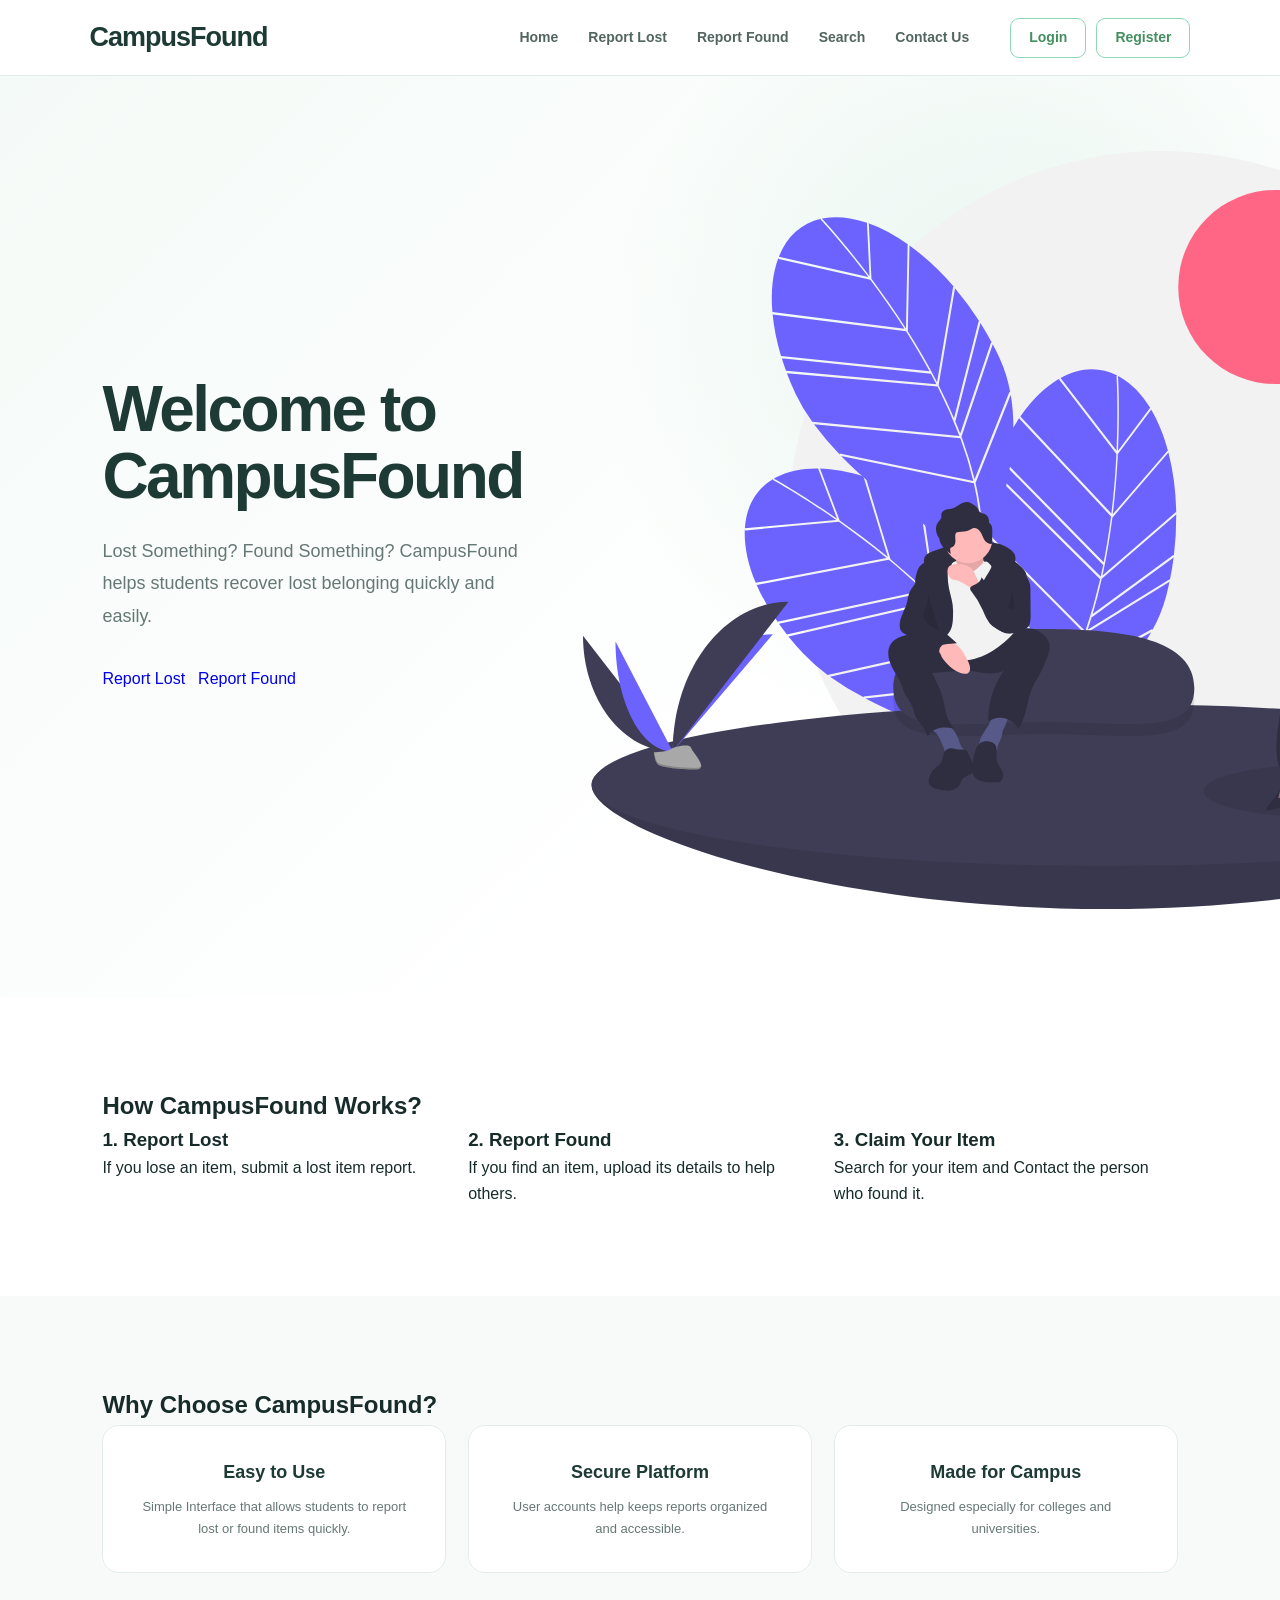
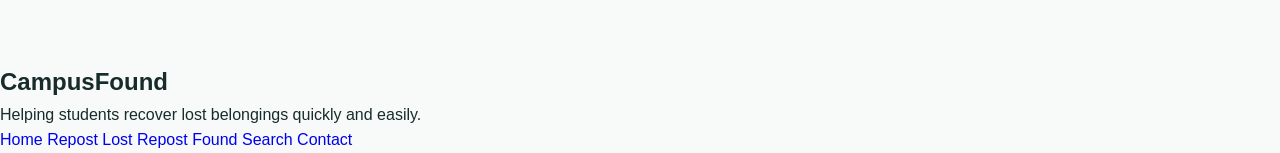
<file: index.html>
<!DOCTYPE html>
<html lang="en">

<head>
    <meta charset="UTF-8">
    <meta name="viewport" content="width=device-width, initial-scale=1.0">
    <title>CampusFound</title>
    <link rel="stylesheet" href="css/home.css">
</head>

<body>
    <header>
        <nav class="navbar">
            <div class="logo">CampusFound</div>
            <div class="menu-toggle" id="menu-toggle">
                ☰
            </div>

            <ul class="nav-links">
                <li><a href="#">Home</a></li>
                <li><a href="pages/report-lost.html">Report Lost</a></li>
                <li><a href="pages/report-found.html">Report Found</a></li>
                <li><a href="pages/search.html">Search</a></li>
                <li><a href="#">Contact Us</a></li>
            </ul>

            <div class="nav-buttons">
                <a href="pages/login.html" class="login-btn">Login</a>
                <a href="pages/register.html" class="register-btn">Register</a>
            </div>
        </nav>
    </header>

    <!-- Hero Section -->
    <section class="hero">
        <div class="hero-content">
            <h1>Welcome to CampusFound</h1>
            <p>
                Lost Something? Found Something?
                CampusFound helps students recover lost belonging quickly and easily.
            </p>

            <div class="hero-buttons">
                <a href="pages/report-lost.html" class="btn btn-lost">Report Lost</a>
                <a href="pages/report-found.html" class="btn btn-found">Report Found</a>
            </div>
        </div>
        <div class="hero-image">
            <img src="images/hero.svg.svg" alt="CampusFound Illustration">
        </div>

    </section>

    <!-- How it Works -->
    <section class="how-it-works">
        <h2>How CampusFound Works?</h2>
        <div class="steps">
            <div class="step-box">
                <h3>1. Report Lost</h3>
                <p>If you lose an item, submit a lost item report.</p>
            </div>
            <div class="step-box">
                <h3>2. Report Found</h3>
                <p>If you find an item, upload its details to help others.</p>
            </div>
            <div class="step-box">
                <h3>3. Claim Your Item</h3>
                <p>Search for your item and Contact the person who found it.</p>
            </div>
        </div>
    </section>

    <!-- WHY CHOOSE CAAMPUSFOUND -->
    <section class="why-choose">
        <h2>Why Choose CampusFound?</h2>
        <div class="choose-container">
            <div class="choose-card">
                <h3>Easy to Use</h3>
                <p>Simple Interface that allows students to report lost or found items quickly.</p>
            </div>
            <div class="choose-card">
                <h3>Secure Platform</h3>
                <p>User accounts help keeps reports organized and accessible.</p>
            </div>
            <div class="choose-card">
                <h3>Made for Campus</h3>
                <p>Designed especially for colleges and universities.</p>
            </div>

        </div>
    </section>

    <footer>
        <h2>CampusFound</h2>
        <p>Helping students recover lost belongings quickly and easily.</p>

        <div class="footer-links">
            <a href="index.html">Home</a>
            <a href="pages/report-lost.html">Repost Lost</a>
            <a href="pages/report-found.html">Repost Found</a>
            <a href="pages/search.html">Search</a>
            <a href="#">Contact</a>
        </div>
    </footer>

    <script>
        const menuToggle = document.getElementById("menu-toggle");
        const navLinks = document.querySelector(".nav-links");
        const navButtons = document.querySelector(".nav-buttons");

        menuToggle.addEventListener("click", () => {
            navLinks.classList.toggle("active");
            navButtons.classList.toggle("active");
        });
    </script>
</body>

</html>
</file>
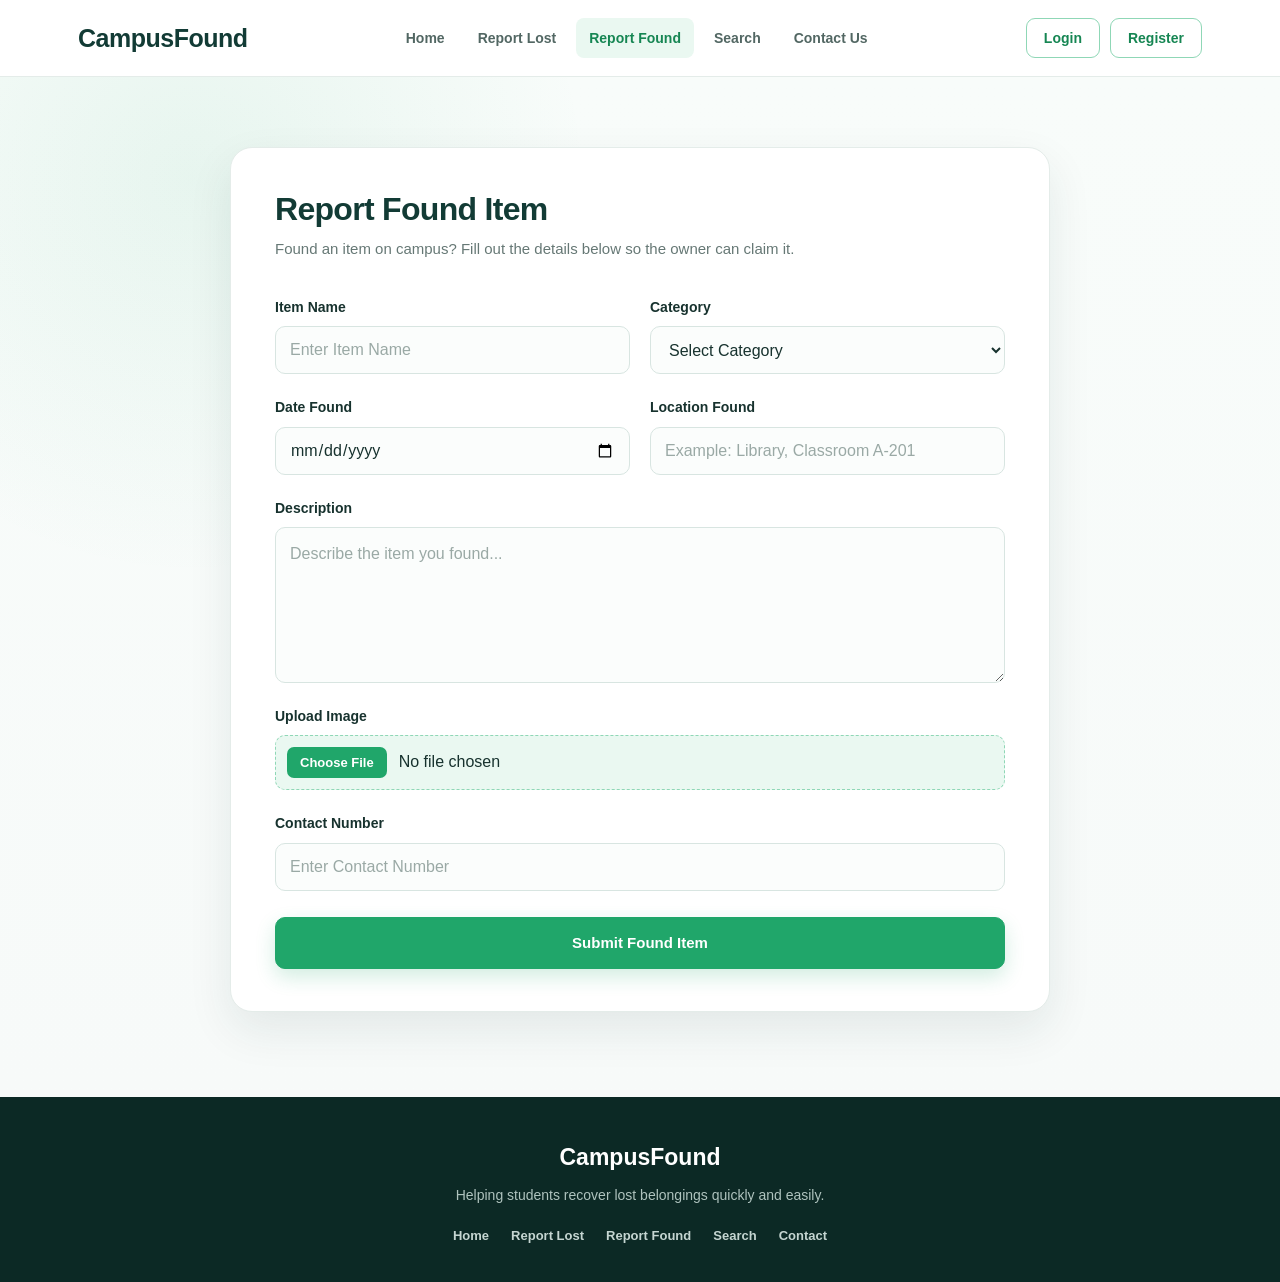
<file: pages/report-found.html>
<!DOCTYPE html>
<html lang="en">

<head>
    <meta charset="UTF-8">
    <meta name="viewport" content="width=device-width, initial-scale=1.0">
    <title>Report Found | CampusFound</title>
    <link rel="stylesheet" href="../css/report-found.css">
</head>

<body>

    <!-- Header -->
    <header>
        <nav class="navbar">

            <div class="logo">
                <a href="../index.html">CampusFound</a>
            </div>

            <div class="menu-toggle" id="menu-toggle">
                ☰
            </div>

            <ul class="nav-links">
                <li><a href="../index.html">Home</a></li>
                <li><a href="report-lost.html">Report Lost</a></li>
                <li><a href="report-found.html" class="active">Report Found</a></li>
                <li><a href="search.html">Search</a></li>
                <li><a href="contact.html">Contact Us</a></li>
            </ul>

            <div class="nav-buttons">
                <a href="login.html" class="login-btn">Login</a>
                <a href="register.html" class="register-btn">Register</a>
            </div>

        </nav>
    </header>

    <!-- Report Lost Section -->

    <section class="report-section">

        <div class="report-card">

            <h1>Report Found Item</h1>
            <p class="subtitle">Found an item on campus? Fill out the details below so the owner can claim it.</p>

            <form action="#" method="post" enctype="multipart/form-data">

                <div class="form-group">
                    <label>Item Name</label>
                    <input type="text" placeholder="Enter Item Name" required>
                </div>

                <div class="form-group">
                    <label>Category</label>

                    <select required>

                        <option value="">Select Category</option>

                        <option>Mobile Phone</option>

                        <option>Laptop</option>

                        <option>ID Card</option>

                        <option>Wallet</option>

                        <option>Bag</option>

                        <option>Books</option>

                        <option>Keys</option>

                        <option>Watch</option>

                        <option>Other</option>
                    </select>
                </div>

                <div class="form-group">
                    <label>Date Found</label>
                    <input type="date" required>
                </div>

                <div class="form-group">
                    <label>Location Found</label>
                    <input type="text" placeholder="Example: Library, Classroom A-201" required>
                </div>

                <div class="form-group">
                    <label>Description</label>
                    <textarea rows="5" placeholder="Describe the item you found..." required></textarea>
                </div>

                <div class="form-group">
                    <label>Upload Image</label>
                    <input type="file" accept="image/*">
                </div>

                <div class="form-group">
                    <label>Contact Number</label>
                    <input type="tel" placeholder="Enter Contact Number" required>
                </div>
                <button type="submit" class="submit-btn">Submit Found Item</button>
            </form>
        </div>

    </section>

    <!-- Footer -->

    <footer>

        <h2>CampusFound</h2>
        <p>
            Helping students recover lost belongings quickly and easily.
        </p>

        <div class="footer-links">
            <a href="../index.html">Home</a>
            <a href="report-lost.html">Report Lost</a>
            <a href="report-found.html">Report Found</a>
            <a href="search.html">Search</a>
            <a href="contact.html">Contact</a>
        </div>
    </footer>

    <!-- Mobile Menu Script -->

    <script>
        const menuToggle = document.getElementById("menu-toggle");
        const navLinks = document.querySelector(".nav-links");
        const navButtons = document.querySelector(".nav-buttons");

        menuToggle.addEventListener("click", () => {

            navLinks.classList.toggle("active");
            navButtons.classList.toggle("active");

        });
    </script>

</body>

</html>
</file>
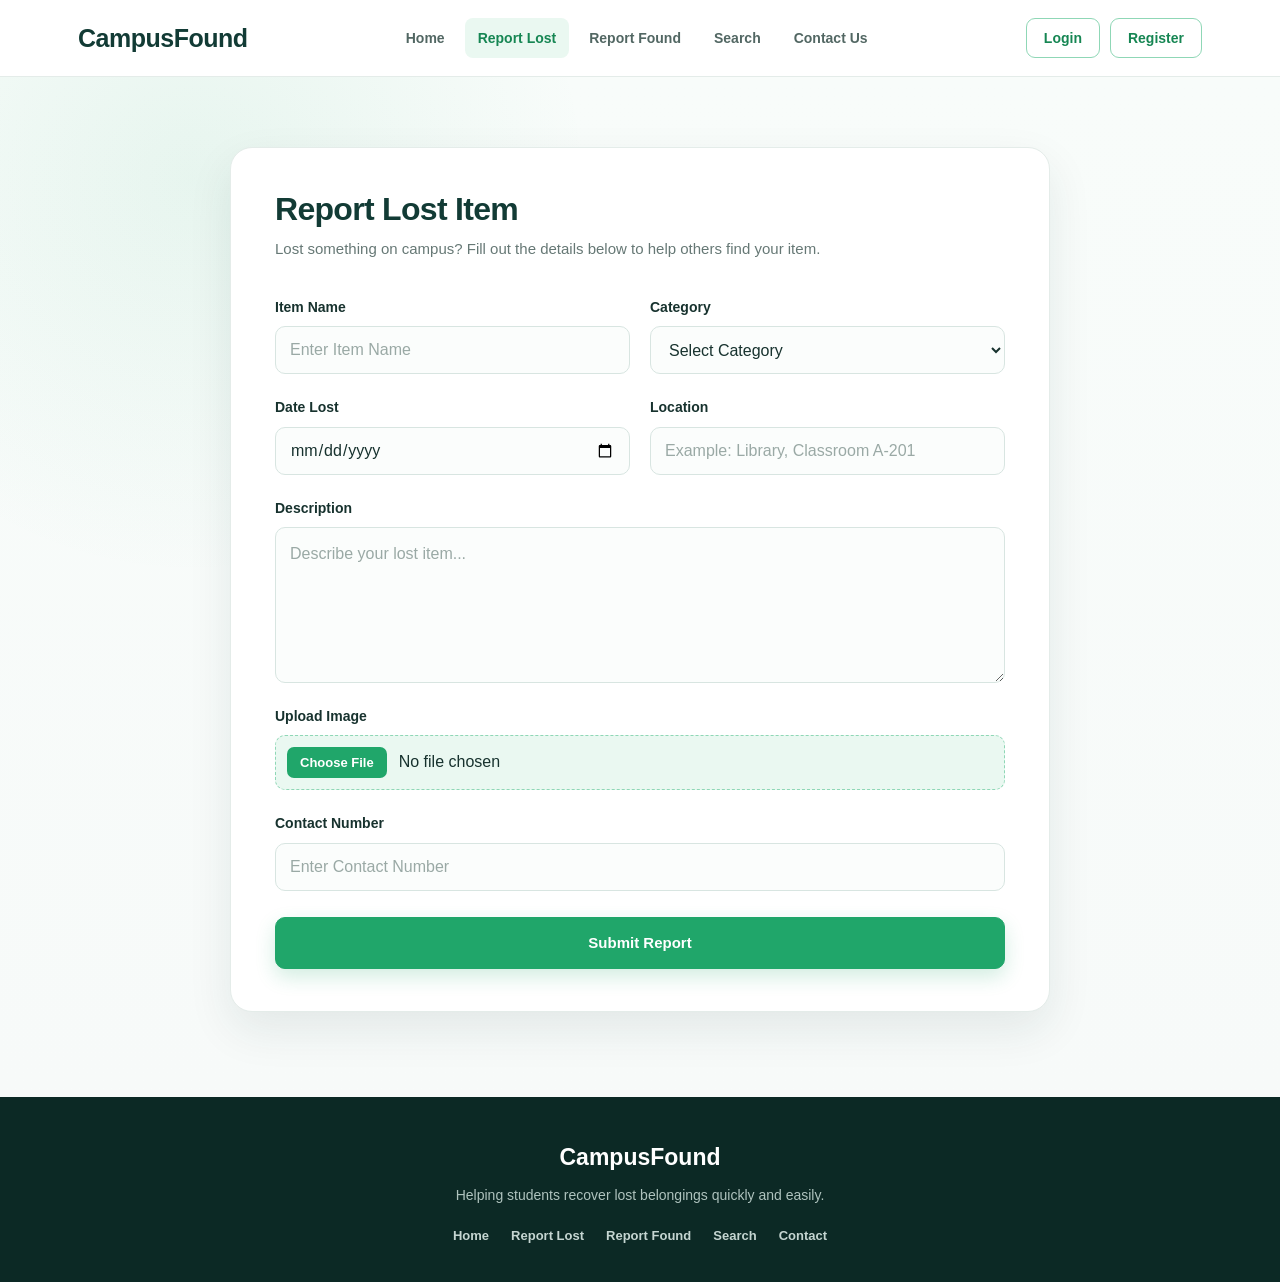
<file: pages/report-lost.html>
<!DOCTYPE html>
<html lang="en">

<head>
    <meta charset="UTF-8">
    <meta name="viewport" content="width=device-width, initial-scale=1.0">
    <title>Report Lost | CampusFound</title>

    <link rel="stylesheet" href="../css/report-lost.css">
</head>

<body>

    <!-- Header -->
    <header>
        <nav class="navbar">

            <div class="logo">
                <a href="../index.html">CampusFound</a>
            </div>

            <div class="menu-toggle" id="menu-toggle">
                ☰
            </div>

            <ul class="nav-links">
                <li><a href="../index.html">Home</a></li>
                <li><a href="report-lost.html" class="active">Report Lost</a></li>
                <li><a href="report-found.html">Report Found</a></li>
                <li><a href="search.html">Search</a></li>
                <li><a href="contact.html">Contact Us</a></li>
            </ul>

            <div class="nav-buttons">
                <a href="login.html" class="login-btn">Login</a>
                <a href="register.html" class="register-btn">Register</a>
            </div>

        </nav>
    </header>

    <!-- Report Lost Section -->

    <section class="report-section">

        <div class="report-card">

            <h1>Report Lost Item</h1>

            <p class="subtitle">
                Lost something on campus? Fill out the details below to help others find your item.
            </p>

            <form action="#" method="post" enctype="multipart/form-data">

                <div class="form-group">
                    <label>Item Name</label>
                    <input type="text" placeholder="Enter Item Name" required>
                </div>

                <div class="form-group">
                    <label>Category</label>

                    <select required>

                        <option value="">Select Category</option>

                        <option>Mobile Phone</option>

                        <option>Laptop</option>

                        <option>ID Card</option>

                        <option>Wallet</option>

                        <option>Bag</option>

                        <option>Books</option>

                        <option>Keys</option>

                        <option>Watch</option>

                        <option>Other</option>
                    </select>
                </div>

                <div class="form-group">
                    <label>Date Lost</label>
                    <input type="date" required>
                </div>

                <div class="form-group">
                    <label>Location</label>
                    <input type="text" placeholder="Example: Library, Classroom A-201" required>
                </div>

                <div class="form-group">
                    <label>Description</label>
                    <textarea rows="5" placeholder="Describe your lost item..." required></textarea>
                </div>

                <div class="form-group">
                    <label>Upload Image</label>
                    <input type="file" accept="image/*">
                </div>

                <div class="form-group">
                    <label>Contact Number</label>
                    <input type="tel" placeholder="Enter Contact Number" required>
                </div>
                <button type="submit" class="submit-btn">Submit Report</button>
            </form>
        </div>

    </section>

    <!-- Footer -->

    <footer>

        <h2>CampusFound</h2>
        <p>
            Helping students recover lost belongings quickly and easily.
        </p>

        <div class="footer-links">
            <a href="../index.html">Home</a>
            <a href="report-lost.html">Report Lost</a>
            <a href="report-found.html">Report Found</a>
            <a href="search.html">Search</a>
            <a href="contact.html">Contact</a>
        </div>
    </footer>

    <!-- Mobile Menu Script -->

    <script>
        const menuToggle = document.getElementById("menu-toggle");
        const navLinks = document.querySelector(".nav-links");
        const navButtons = document.querySelector(".nav-buttons");

        menuToggle.addEventListener("click", () => {

            navLinks.classList.toggle("active");
            navButtons.classList.toggle("active");

        });
    </script>

</body>

</html>
</file>
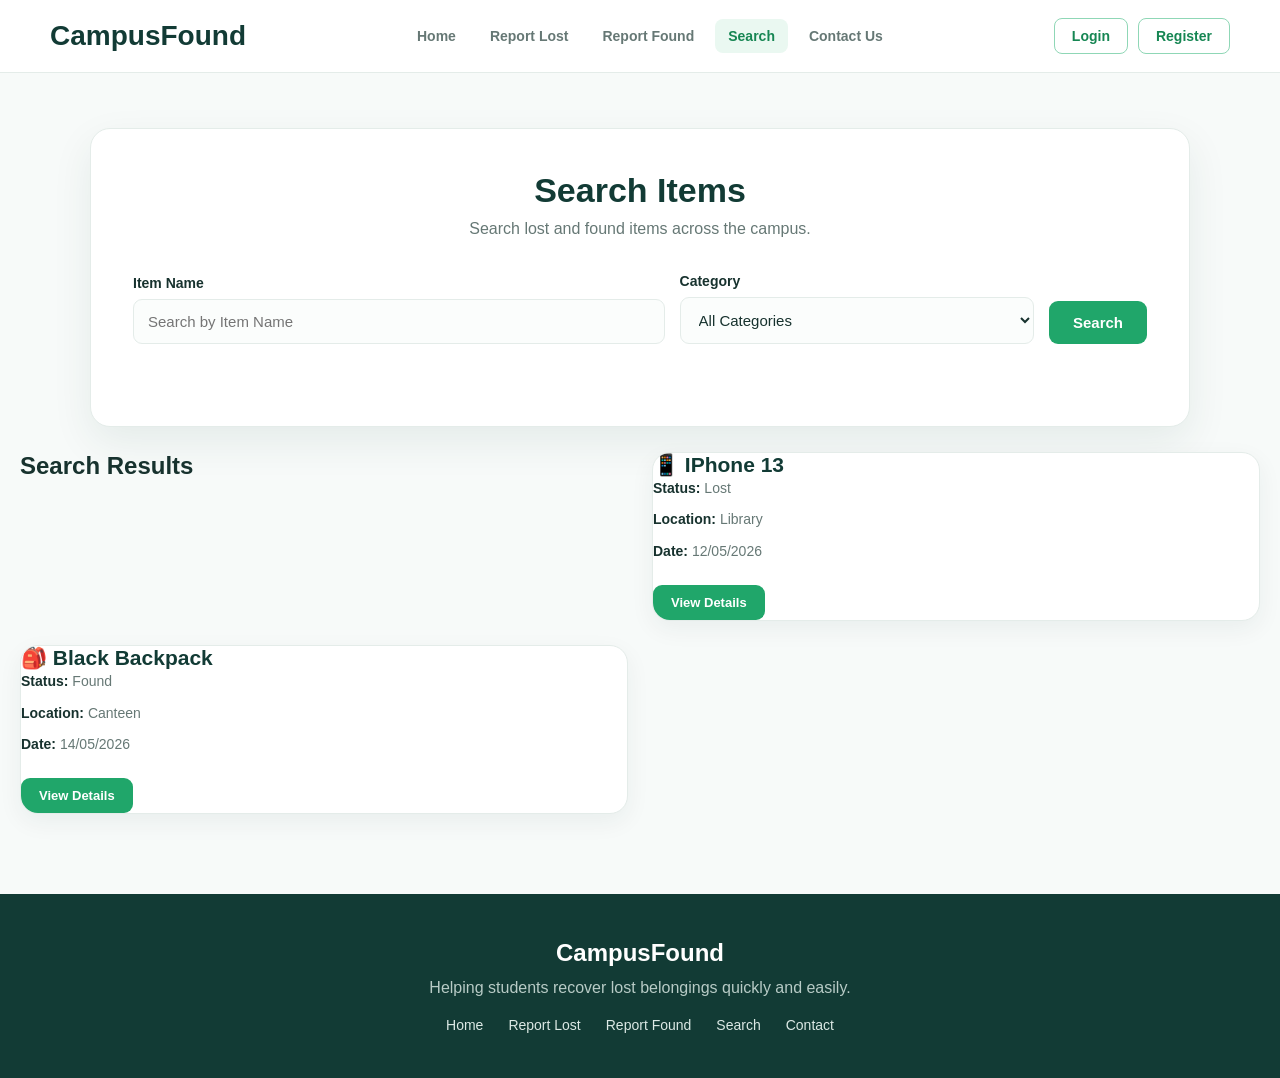
<file: pages/search.html>
<!DOCTYPE html>
<html lang="en">

<head>
    <meta charset="UTF-8">
    <meta name="viewport" content="width=device-width, initial-scale=1.0">
    <title>Search Items | CampusFound</title>
    <link rel="stylesheet" href="../css/search.css">
</head>

<body>

    <!-- Header -->
    <header>
        <nav class="navbar">

            <div class="logo">
                <a href="../index.html">CampusFound</a>
            </div>

            <div class="menu-toggle" id="menu-toggle">
                ☰
            </div>

            <ul class="nav-links">
                <li><a href="../index.html">Home</a></li>
                <li><a href="report-lost.html">Report Lost</a></li>
                <li><a href="report-found.html">Report Found</a></li>
                <li><a href="search.html" class="active">Search</a></li>
                <li><a href="contact.html">Contact Us</a></li>
            </ul>

            <div class="nav-buttons">
                <a href="login.html" class="login-btn">Login</a>
                <a href="register.html" class="register-btn">Register</a>
            </div>

        </nav>
    </header>

    <!-- Report Lost Section -->

    <section class="report-section">

        <div class="report-card">

            <h1>Search Items</h1>
            <p class="subtitle">Search lost and found items across the campus.</p>

            <form>
                <div class="form-group">
                    <label>Item Name</label>
                    <input type="text" placeholder="Search by Item Name">
                </div>

                <div class="form-group">
                    <label>Category</label>
                    <select>
                        <option>All Categories</option>
                        <option>Mobile Phone</option>
                        <option>Laptop</option>
                        <option>ID Card</option>
                        <option>Wallet</option>
                        <option>Bag</option>
                        <option>Books</option>
                        <option>Keys</option>
                        <option>Watch</option>
                        <option>Other</option>
                    </select>
                </div>
                <button type="submit" class="submit-btn">Search</button>
            </form>
    </section>

    <section class="results">

        <h2>Search Results</h2>
        <div class="result-card">

            <h3>📱 iPhone 13</h3>
            <p><strong>Status:</strong> Lost</p>
            <p><strong>Location:</strong> Library</p>
            <p><strong>Date:</strong> 12/05/2026</p>

            <button class="submit-btn">View Details</button>
        </div>

        <div class="result-card">

            <h3>🎒 Black Backpack</h3>
            <p><strong>Status:</strong> Found</p>
            <p><strong>Location:</strong> Canteen</p>
            <p><strong>Date:</strong> 14/05/2026</p>

            <button class="submit-btn">View Details</button>
        </div>
    </section>

    <!-- Footer -->

    <footer>

        <h2>CampusFound</h2>
        <p>
            Helping students recover lost belongings quickly and easily.
        </p>

        <div class="footer-links">
            <a href="../index.html">Home</a>
            <a href="report-lost.html">Report Lost</a>
            <a href="report-found.html">Report Found</a>
            <a href="search.html">Search</a>
            <a href="contact.html">Contact</a>
        </div>
    </footer>

    <!-- Mobile Menu Script -->

    <script>
        const menuToggle = document.getElementById("menu-toggle");
        const navLinks = document.querySelector(".nav-links");
        const navButtons = document.querySelector(".nav-buttons");

        menuToggle.addEventListener("click", () => {

            navLinks.classList.toggle("active");
            navButtons.classList.toggle("active");

        });
    </script>

</body>

</html>
</file>
<file: css/home.css>
/* CAMPUSFOUND */
* {
    margin: 0;
    padding: 0;
    box-sizing: border-box;
}

html {
    scroll-behavior: smooth;
}

body {
    font-family: "Segoe UI", Arial, sans-serif;
    background: #f7faf9;
    color: #172c2a;
    line-height: 1.6;
}

a {
    text-decoration: none;
}

button,
input {
    font-family: inherit;
}


/*----COLORS----*/

:root {
    --green: #50A46F;
    --green-dark: #438F60;
    --green-light: #EDF8F1;

    --navy: #1E3A35;
    --navy-dark: #142D29;

    --text: #17322e;
    --text-light: #667875;

    --white: #ffffff;
    --background: #f7faf9;
    --border: #e4ece9;

    --red: #e05252;
    --red-light: #fff0f0;

    --shadow: 0 15px 40px rgba(18, 59, 53, 0.08);
}


/*----NAVBAR---- */

.site-header {
    position: relative;
    z-index: 1000;
}

.navbar {
    width: 100%;
    min-height: 76px;

    padding: 0 7%;

    display: flex;
    align-items: center;
    justify-content: space-between;

    background: rgba(255, 255, 255, 0.97);

    border-bottom: 1px solid var(--border);

    position: sticky;
    top: 0;
}


/* Logo */

.logo {
    color: var(--navy);

    font-size: 27px;
    font-weight: 800;

    letter-spacing: -1px;

    white-space: nowrap;
}

.logo span {
    color: var(--green);
}


/* Navigation */

.nav-links {
    display: flex;
    align-items: center;

    gap: 4px;

    list-style: none;

    margin-left: auto;
    margin-right: 28px;
}

.nav-links a {
    display: block;

    padding: 9px 13px;

    color: #536560;

    font-size: 14px;
    font-weight: 600;

    border-radius: 8px;

    transition: 0.25s ease;
}

.nav-links a:hover,
.nav-links a.active {
    color: var(--green-dark);
    background: var(--green-light);
}


/* Login/Register */

.nav-buttons {
    display: flex;
    align-items: center;
    gap: 10px;
}

.login-btn,
.register-btn {
    display: inline-flex;
    align-items: center;
    justify-content: center;

    min-height: 40px;

    padding: 0 18px;

    border-radius: 9px;

    font-size: 14px;
    font-weight: 700;

    transition: 0.25s ease;
}

.login-btn {
    color: var(--green-dark);

    background: white;

    border: 1px solid #8fd7b6;
}

.login-btn:hover {
    background: var(--green-light);
}

.register-btn {
    color: var(--green-dark);
    background: white;
    border: 1px solid #8fd7b6;
}

.register-btn:hover {
    background: var(--green-light);
    color: var(--green-dark);
    border-color: #8fd7b6;
}


/* Mobile menu button */

.menu-toggle {
    display: none;

    border: 0;
    background: transparent;

    color: var(--navy);

    font-size: 27px;

    cursor: pointer;
}


/*HERO */

.hero {
    min-height: 610px;

    padding: 75px 8% 80px;

    display: flex;
    align-items: center;
    justify-content: space-between;

    gap: 60px;

    background:
        radial-gradient(circle at 80% 30%,
            rgba(32, 166, 106, 0.10),
            transparent 35%),
        linear-gradient(135deg,
            #f4faf7 0%,
            #ffffff 65%);

    overflow: hidden;
}

.hero-content {
    flex: 1;

    max-width: 610px;

    position: relative;
    z-index: 2;
}


/* Badge */

.hero-badge {
    display: inline-flex;
    align-items: center;

    padding: 7px 13px;

    margin-bottom: 22px;

    background: var(--green-light);

    color: var(--green-dark);

    border: 1px solid #ccebdd;

    border-radius: 30px;

    font-size: 13px;
    font-weight: 700;
}


/* Heading */

.hero h1 {
    color: var(--navy);

    font-size: clamp(42px, 5vw, 64px);

    line-height: 1.05;

    letter-spacing: -2.5px;

    margin-bottom: 25px;
}

.hero h1 span {
    display: block;

    color: var(--green);
}


/* Description */

.hero p {
    max-width: 560px;

    color: var(--text-light);

    font-size: 18px;

    line-height: 1.8;

    margin-bottom: 34px;
}


/* Hero buttons */

.hero-buttons {
    display: flex;
    align-items: center;

    gap: 13px;

    flex-wrap: wrap;
}

.primary-btn,
.secondary-btn {
    min-height: 50px;

    padding: 0 21px;

    display: inline-flex;
    align-items: center;
    justify-content: center;

    border-radius: 10px;

    font-size: 14px;
    font-weight: 700;

    transition: 0.25s ease;
}

.primary-btn {
    gap: 13px;

    color: white;

    background: var(--green);

    box-shadow: 0 10px 22px rgba(32, 166, 106, 0.22);
}

.primary-btn:hover {
    background: var(--green-dark);

    transform: translateY(-2px);
}

.primary-btn span {
    font-size: 18px;
}

.secondary-btn span {
    font-size: 18px;
    margin-left: 13px;
}

.secondary-btn {
    color: white;
    background: var(--green);
    border: 1px solid var(--green);
}

.secondary-btn:hover {
    background: var(--green-dark);
    border-color: var(--green-dark);
    color: white;
    transform: translateY(-2px);
}


/* Trust row */

.hero-trust {
    display: flex;
    align-items: center;

    gap: 18px;

    margin-top: 35px;
}

.trust-item {
    display: flex;
    flex-direction: column;
}

.trust-item strong {
    color: var(--navy);

    font-size: 14px;
}

.trust-item span {
    color: #82908d;

    font-size: 11px;
}

.trust-divider {
    width: 1px;
    height: 28px;

    background: #dce6e3;
}


/*HERO VISUAL*/

.hero-visual {
    flex: 1;

    max-width: 570px;
    min-height: 480px;

    display: flex;
    align-items: center;
    justify-content: center;

    position: relative;
}

.hero-visual>img {
    width: 80%;
    max-width: 400px;

    position: relative;
    z-index: 2;

    filter: drop-shadow(0 25px 25px rgba(18, 59, 53, 0.10));
}


/* Background circles */

.hero-circle {
    position: absolute;

    border-radius: 50%;

    z-index: 0;
}

.circle-one {
    width: 360px;
    height: 360px;

    background: #e4f6ed;

    top: 50px;
    right: 70px;
}

.circle-two {
    width: 170px;
    height: 170px;

    border: 25px solid #f0faf5;

    bottom: 35px;
    left: 60px;
}


/* Top floating card */

.hero-card {
    position: absolute;

    top: 30px;
    right: 0;

    display: flex;
    align-items: center;

    gap: 12px;

    padding: 13px 17px;

    background: white;

    border: 1px solid #e6efec;

    border-radius: 13px;

    box-shadow: var(--shadow);

    z-index: 5;
}

.hero-card-icon {
    width: 38px;
    height: 38px;

    display: flex;
    align-items: center;
    justify-content: center;

    background: var(--green-light);

    border-radius: 10px;

    font-size: 17px;
}

.hero-card div {
    display: flex;
    flex-direction: column;
}

.hero-card span {
    color: #7a8986;

    font-size: 10px;
}

.hero-card strong {
    color: var(--navy);

    font-size: 13px;
}


/* Floating item cards */

.floating-card {
    position: absolute;

    display: flex;
    align-items: center;

    gap: 10px;

    padding: 12px 15px;

    background: white;

    border: 1px solid #e5ecea;

    border-radius: 12px;

    box-shadow: var(--shadow);

    z-index: 5;
}

.floating-card-one {
    bottom: 55px;
    left: 5px;
}

.floating-card-two {
    bottom: 15px;
    right: 5px;
}

.floating-icon {
    width: 34px;
    height: 34px;

    display: flex;
    align-items: center;
    justify-content: center;

    border-radius: 9px;

    font-weight: 800;
}

.green-icon {
    background: var(--green-light);
    color: var(--green-dark);
}

.red-icon {
    background: var(--red-light);
    color: var(--red);
}

.floating-card div {
    display: flex;
    flex-direction: column;
}

.floating-card strong {
    color: var(--navy);

    font-size: 12px;
}

.floating-card small {
    color: #87938f;

    font-size: 9px;
}


/*SEARCH SECTION */

.search-section {
    padding: 28px 8% 30px;

    background: white;
}

.search-container {
    max-width: 1150px;

    margin: auto;

    padding: 27px 30px;

    display: flex;
    align-items: center;
    justify-content: space-between;

    gap: 30px;

    background: var(--navy);

    border-radius: 18px;

    box-shadow: 0 15px 35px rgba(18, 59, 53, 0.14);
}

.search-text {
    color: white;
}

.search-text .section-label {
    color: #7ce2ad;
}

.search-text h2 {
    margin-top: 5px;

    font-size: 23px;

    line-height: 1.2;
}

.search-text p {
    margin-top: 5px;

    color: #b9cbc6;

    font-size: 13px;
}


/* Search box */

.search-box {
    min-width: 390px;

    min-height: 54px;

    padding: 0 13px 0 18px;

    display: flex;
    align-items: center;

    gap: 13px;

    background: white;

    border-radius: 11px;

    transition: 0.25s ease;
}

.search-box:hover {
    transform: translateY(-2px);

    box-shadow: 0 8px 20px rgba(0, 0, 0, 0.12);
}

.search-icon {
    color: var(--green);

    font-size: 25px;
}

.search-placeholder {
    flex: 1;

    color: #8a9894;

    font-size: 13px;
}

.search-arrow {
    width: 34px;
    height: 34px;

    display: flex;
    align-items: center;
    justify-content: center;

    color: white;

    background: var(--green);

    border-radius: 8px;

    font-size: 17px;
}


/*SECTION COMMON */

.section-heading {
    max-width: 650px;

    margin: 0 auto 50px;

    text-align: center;
}

.section-label {
    display: inline-block;

    color: var(--green-dark);

    font-size: 11px;
    font-weight: 800;

    letter-spacing: 1.5px;
}

.section-heading h2 {
    margin-top: 8px;

    color: var(--navy);

    font-size: 38px;

    line-height: 1.2;

    letter-spacing: -1px;
}

.section-heading p {
    margin-top: 13px;

    color: var(--text-light);

    font-size: 15px;
}


/*HOW IT WORKS */

.how-it-works {
    padding: 90px 8%;

    background: white;
}

.steps {
    max-width: 1150px;

    margin: auto;

    display: grid;

    grid-template-columns: repeat(3, 1fr);

    gap: 22px;
}

.step-card {
    padding: 30px;

    background: #f8fbfa;

    border: 1px solid var(--border);

    border-radius: 17px;

    position: relative;

    transition: 0.3s ease;
}

.step-card:hover {
    transform: translateY(-6px);

    box-shadow: var(--shadow);

    border-color: #cce8da;
}

.featured-step {
    background: #f8fbfa;
    border-color: var(--border);
}

.step-number {
    position: absolute;

    top: 22px;
    right: 25px;

    color: #b9c7c3;

    font-size: 11px;
    font-weight: 800;
}

.featured-step .step-number {
    color: #6d8c85;
}

.step-icon {
    width: 52px;
    height: 52px;

    display: flex;
    align-items: center;
    justify-content: center;

    margin-bottom: 25px;

    background: var(--green-light);

    border-radius: 13px;

    font-size: 22px;
}

.featured-step .step-icon {
    background: var(--green-light);
}

.step-card h3 {
    margin-bottom: 10px;

    color: var(--navy);

    font-size: 20px;
}

.featured-step h3 {
    color: var(--navy);
}

.step-card p {
    margin-bottom: 22px;

    color: var(--text-light);

    font-size: 13px;

    line-height: 1.7;
}

.featured-step p {
    color: var(--text-light);
}

.step-card a {
    color: var(--green-dark);

    font-size: 12px;
    font-weight: 800;
}

.featured-step a {
    color: var(--green-dark);
}


/*WHY CHOOSE*/

.why-choose {
    padding: 90px 8%;

    background: #f7faf9;
}

.choose-container {
    max-width: 1100px;

    margin: auto;

    display: grid;

    grid-template-columns: repeat(3, 1fr);

    gap: 22px;
}

.choose-card {
    padding: 32px;

    background: white;

    border: 1px solid var(--border);

    border-radius: 17px;

    text-align: center;

    transition: 0.3s ease;
}

.choose-card:hover {
    transform: translateY(-5px);

    box-shadow: var(--shadow);

    border-color: #cce8da;
}

.choose-icon {
    width: 56px;
    height: 56px;

    margin: 0 auto 20px;

    display: flex;
    align-items: center;
    justify-content: center;

    background: var(--green-light);

    border-radius: 15px;

    font-size: 22px;
}

.choose-card h3 {
    margin-bottom: 10px;

    color: var(--navy);

    font-size: 18px;
}

.choose-card p {
    color: var(--text-light);

    font-size: 13px;

    line-height: 1.7;
}


/*----STATS----*/

.stats-section {
    padding: 55px 8%;

    background: white;

    border-top: 1px solid var(--border);
    border-bottom: 1px solid var(--border);
}

.stats-container {
    max-width: 1100px;

    margin: auto;

    display: grid;

    grid-template-columns: repeat(4, 1fr);
}

.stat-item {
    padding: 10px 20px;

    display: flex;
    flex-direction: column;
    align-items: center;

    border-right: 1px solid var(--border);

    text-align: center;
}

.stat-item:last-child {
    border-right: none;
}

.stat-item strong {
    color: var(--green);

    font-size: 28px;
    font-weight: 800;
}

.stat-item span {
    color: var(--text-light);

    font-size: 11px;
}


/*----FOOTER----*/

.site-footer {
    padding: 65px 8% 0;

    background: var(--navy);

    color: white;
}

.footer-container {
    max-width: 1150px;

    margin: auto;

    display: grid;

    grid-template-columns: 1.4fr 1fr 1fr 1.3fr;

    gap: 45px;

    padding-bottom: 50px;
}

.footer-logo {
    color: white;

    font-size: 25px;
    font-weight: 800;

    letter-spacing: -1px;
}

.footer-logo span {
    color: #55d594;
}

.footer-brand p {
    max-width: 270px;

    margin-top: 15px;

    color: #a8bbb6;

    font-size: 13px;

    line-height: 1.7;
}

.footer-links-group {
    display: flex;
    flex-direction: column;

    gap: 9px;
}

.footer-links-group h3,
.footer-description h3 {
    margin-bottom: 8px;

    color: white;

    font-size: 14px;
}

.footer-links-group a {
    color: #a8bbb6;

    font-size: 12px;

    transition: 0.2s ease;
}

.footer-links-group a:hover {
    color: #64dfa0;
}

.footer-description p {
    color: #a8bbb6;

    font-size: 12px;

    line-height: 1.7;
}

.footer-bottom {
    max-width: 1150px;

    margin: auto;

    padding: 18px 0;

    display: flex;
    align-items: center;
    justify-content: space-between;

    border-top: 1px solid rgba(255, 255, 255, 0.10);
}

.footer-bottom p {
    color: #819590;

    font-size: 11px;
}

.footer-bottom a {
    color: #819590;

    font-size: 11px;
}

.footer-bottom a:hover {
    color: #64dfa0;
}


/*-----TABLET-----*/

@media (max-width: 1000px) {

    .navbar {
        padding: 0 4%;
    }

    .nav-links {
        margin-right: 10px;
    }

    .nav-links a {
        padding: 8px 8px;

        font-size: 13px;
    }

    .hero {
        padding-left: 5%;
        padding-right: 5%;

        gap: 25px;
    }

    .hero-visual {
        max-width: 480px;
    }

    .search-container {
        flex-direction: column;
        align-items: stretch;
    }

    .search-box {
        min-width: 100%;
    }

    .steps,
    .choose-container {
        grid-template-columns: repeat(2, 1fr);
    }

    .stats-container {
        grid-template-columns: repeat(2, 1fr);
    }

    .stat-item:nth-child(2) {
        border-right: none;
    }

    .stat-item {
        margin-bottom: 25px;
    }

    .footer-container {
        grid-template-columns: repeat(2, 1fr);
    }
}


/*----MOBILE---- */

@media (max-width: 768px) {

    .navbar {
        min-height: 70px;

        padding: 0 5%;

        flex-wrap: wrap;
    }

    .menu-toggle {
        display: block;
    }

    .nav-links {
        display: none;

        width: 100%;

        margin: 15px 0 0;

        padding-bottom: 10px;

        flex-direction: column;

        gap: 3px;

        text-align: center;
    }

    .nav-links.active {
        display: flex;
    }

    .nav-links li {
        width: 100%;
    }

    .nav-links a {
        width: 100%;

        padding: 11px;
    }

    .nav-buttons {
        display: none;

        width: 100%;

        padding-bottom: 15px;

        flex-direction: column;

        margin-top: 5px;

        gap: 8px;
    }

    .nav-buttons.active {
        display: flex;
    }

    .login-btn,
    .register-btn {
        width: 100%;
    }


    /* Hero */

    .hero {
        min-height: auto;

        padding: 55px 5% 60px;

        flex-direction: column;

        text-align: center;

        gap: 25px;
    }

    .hero-content {
        max-width: 100%;

        display: flex;
        flex-direction: column;
        align-items: center;
    }

    .hero h1 {
        font-size: 42px;

        letter-spacing: -1.5px;
    }

    .hero p {
        font-size: 16px;

        line-height: 1.7;
    }

    .hero-buttons {
        justify-content: center;
    }

    .hero-trust {
        justify-content: center;
    }

    .hero-visual {
        width: 100%;

        min-height: 390px;
    }

    .hero-visual>img {
        width: 72%;
    }

    .circle-one {
        width: 280px;
        height: 280px;

        right: 50%;
        transform: translateX(50%);
    }

    .hero-card {
        top: 5px;
        right: 2%;
    }

    .floating-card-one {
        bottom: 35px;
        left: 0;
    }

    .floating-card-two {
        bottom: 5px;
        right: 0;
    }


    /* Search */

    .search-section {
        padding: 20px 5% 25px;
    }

    .search-container {
        padding: 25px 20px;

        border-radius: 15px;
    }

    .search-box {
        min-height: 50px;
    }


    /* Sections */

    .how-it-works,
    .why-choose {
        padding: 70px 5%;
    }

    .section-heading {
        margin-bottom: 35px;
    }

    .section-heading h2 {
        font-size: 31px;
    }

    .steps,
    .choose-container {
        grid-template-columns: 1fr;
    }

    .step-card,
    .choose-card {
        width: 100%;
    }


    /* Stats */

    .stats-section {
        padding: 45px 5%;
    }

    .stats-container {
        grid-template-columns: repeat(2, 1fr);
    }

    .stat-item {
        border-right: 1px solid var(--border);
    }

    .stat-item:nth-child(2),
    .stat-item:nth-child(4) {
        border-right: none;
    }


    /* Footer */

    .site-footer {
        padding: 50px 5% 0;
    }

    .footer-container {
        grid-template-columns: 1fr 1fr;

        gap: 35px;
    }

    .footer-brand,
    .footer-description {
        grid-column: 1 / -1;
    }

    .footer-bottom {
        flex-direction: column;

        gap: 8px;

        text-align: center;
    }

    .recent-items .recent-items-grid {
        grid-template-columns: 1fr;
        gap: 20px;
    }

    .recent-items .recent-item-card {
        width: 100%;
    }

    .recent-items .recent-item-image {
        height: 220px;
    }
}

/* RECENT LOST & FOUND */

.recent-items {
    padding: 80px 8%;
    background: #f5f7f8;
}

.recent-items-grid {
    max-width: 1200px;
    margin: 45px auto 0;
    display: grid;
    grid-template-columns: repeat(3, 1fr);
    gap: 28px;
}

.recent-item-card {
    background: #ffffff;
    border: 1px solid #e2e8e5;
    border-radius: 18px;
    overflow: hidden;
    box-shadow: 0 8px 25px rgba(0, 0, 0, 0.08);
    transition: 0.3s;
}

.recent-item-card:hover {
    transform: translateY(-6px);
    box-shadow: 0 14px 35px rgba(0, 0, 0, 0.12);
}

.recent-item-image {
    width: 100%;
    height: 240px;
    background: #eef3f0;
    display: flex;
    align-items: center;
    justify-content: center;
    overflow: hidden;
}

.recent-item-image img {
    width: 100%;
    height: 100%;
    object-fit: contain;
    padding: 12px;
}

.recent-no-image {
    color: #777;
    font-size: 15px;
}

.recent-item-content {
    padding: 22px;
}

.recent-item-top {
    display: flex;
    justify-content: space-between;
    align-items: center;
    gap: 15px;
    margin-bottom: 18px;
}

.recent-item-top h3 {
    margin: 0;
    font-size: 22px;
    color: #1f2933;
}

.recent-status {
    padding: 6px 12px;
    border-radius: 20px;
    font-size: 13px;
    font-weight: 700;
}

.recent-status.lost {
    background: #fde8e7;
    color: #c2413b;
}

.recent-status.found {
    background: #e4f5ea;
    color: #287a4b;
}

.recent-item-content p {
    margin: 10px 0;
    color: #667085;
    font-size: 15px;
}

.recent-item-content p strong {
    color: #344054;
}

.recent-view-btn {
    display: inline-block;
    margin-top: 18px;
    padding: 10px 18px;
    border-radius: 8px;
    background: #2e7d32;
    color: white;
    text-decoration: none;
    font-weight: 600;
    transition: 0.3s;
}

.recent-view-btn:hover {
    background: #256428;
}

.recent-items-action {
    text-align: center;
    margin-top: 40px;
}

.recent-all-btn {
    display: inline-block;
    padding: 13px 24px;
    border: 1px solid #2e7d32;
    border-radius: 9px;
    color: #2e7d32;
    text-decoration: none;
    font-weight: 700;
    transition: 0.3s;
}

.recent-all-btn:hover {
    background: #e4f5ea;
}

/*----RESPONSIVE DESIGN----*/

@media (max-width: 480px) {

    .logo {
        font-size: 23px;
    }

    .hero {
        padding-top: 45px;
    }

    .hero h1 {
        font-size: 35px;
    }

    .hero-badge {
        font-size: 11px;
    }

    .hero p {
        font-size: 15px;
    }

    .hero-buttons {
        width: 100%;

        flex-direction: column;
    }

    .primary-btn,
    .secondary-btn {
        width: 100%;
    }

    .hero-trust {
        gap: 10px;
    }

    .trust-divider {
        height: 22px;
    }

    .hero-visual {
        min-height: 330px;
    }

    .hero-visual>img {
        width: 78%;
    }

    .hero-card {
        padding: 9px 11px;
    }

    .hero-card-icon {
        width: 32px;
        height: 32px;
    }

    .floating-card {
        padding: 8px 10px;
    }

    .floating-card-one {
        left: -5px;
    }

    .floating-card-two {
        right: -5px;
    }

    .floating-card small {
        display: none;
    }

    .search-text h2 {
        font-size: 20px;
    }

    .search-box {
        gap: 8px;
    }

    .search-placeholder {
        font-size: 11px;
    }

    .stats-container {
        grid-template-columns: 1fr;
    }

    .stat-item,
    .stat-item:nth-child(2),
    .stat-item:nth-child(4) {
        border-right: none;

        border-bottom: 1px solid var(--border);

        padding-bottom: 20px;
        margin-bottom: 20px;
    }

    .stat-item:last-child {
        border-bottom: none;

        margin-bottom: 0;
    }

    .footer-container {
        grid-template-columns: 1fr;
    }

    .footer-brand,
    .footer-description {
        grid-column: auto;
    }
}

/* Homepage Search Input */
.search-placeholder {
    flex: 1;
    border: none;
    outline: none;
    background: transparent;
    font: inherit;
    color: var(--text);
    min-width: 0;
}

.search-placeholder::placeholder {
    color: var(--text-light);
}

.search-arrow {
    border: none;
    cursor: pointer;
    font: inherit;
}
</file>
<file: css/report-found.css>
/*CAMPUSFOUND */

:root {
    --green: #20a66a;
    --green-dark: #168653;
    --green-light: #eaf8f1;

    --navy: #123b35;
    --navy-dark: #0c2925;

    --text: #17322e;
    --text-light: #667875;

    --white: #ffffff;
    --background: #f7faf9;
    --border: #e4ece9;

    --shadow: 0 18px 45px rgba(18, 59, 53, 0.09);
}


/* RESET*/

* {
    margin: 0;
    padding: 0;
    box-sizing: border-box;
}

html {
    scroll-behavior: smooth;
}

body {
    font-family: Arial, Helvetica, sans-serif;
    background: var(--background);
    color: var(--text);
    line-height: 1.6;
}

a {
    text-decoration: none;
}

button,
input,
select,
textarea {
    font: inherit;
}


/*HEADER / NAVBAR*/

header {
    width: 100%;
    background: var(--white);
    border-bottom: 1px solid var(--border);
    position: sticky;
    top: 0;
    z-index: 1000;
}

.navbar {
    max-width: 1180px;
    min-height: 76px;
    margin: 0 auto;
    padding: 0 28px;

    display: flex;
    align-items: center;
    justify-content: space-between;
    gap: 25px;
}


/* Logo */

.logo a {
    color: var(--navy);
    font-size: 25px;
    font-weight: 800;
    letter-spacing: -0.5px;
}


/* Navigation */

.nav-links {
    list-style: none;

    display: flex;
    align-items: center;
    justify-content: center;
    gap: 7px;
}

.nav-links a {
    display: block;
    padding: 9px 13px;

    color: #526763;
    font-size: 14px;
    font-weight: 600;

    border-radius: 8px;

    transition:
        color 0.2s ease,
        background 0.2s ease;
}

.nav-links a:hover,
.nav-links a.active {
    color: var(--green-dark);
    background: var(--green-light);
}


/* Login / Register */

.nav-buttons {
    display: flex;
    align-items: center;
    gap: 10px;
}

.login-btn,
.register-btn {
    display: inline-flex;
    align-items: center;
    justify-content: center;

    min-height: 40px;
    padding: 0 17px;

    border-radius: 9px;

    font-size: 14px;
    font-weight: 700;

    transition:
        background 0.2s ease,
        color 0.2s ease,
        border-color 0.2s ease,
        transform 0.2s ease;
}

.login-btn {
    color: var(--green-dark);
    background: white;
    border: 1px solid #8fd7b6;
}

.login-btn:hover {
    background: var(--green-light);
    transform: translateY(-1px);
}

.register-btn {
    color: var(--green-dark);
    background: white;
    border: 1px solid #8fd7b6;
}

.register-btn:hover {
    background: var(--green-light);
    color: var(--green-dark);
    border-color: #8fd7b6;
    transform: translateY(-1px);
}


/* Mobile menu button */

.menu-toggle {
    display: none;
    font-size: 26px;
    color: var(--navy);
    cursor: pointer;
}


/*REPORT SECTION */

.report-section {
    min-height: calc(100vh - 76px);

    padding: 70px 20px 85px;

    display: flex;
    justify-content: center;
    align-items: flex-start;

    background:
        radial-gradient(circle at 15% 10%,
            rgba(32, 166, 106, 0.08),
            transparent 28%),
        linear-gradient(180deg,
            #f8fcfa 0%,
            #f7faf9 100%);
}


/*FORM CARD */

.report-card {
    width: 100%;
    max-width: 820px;

    padding: 42px 44px;

    background: var(--white);

    border: 1px solid var(--border);
    border-radius: 22px;

    box-shadow: var(--shadow);
}


/* Heading */

.report-card h1 {
    margin-bottom: 8px;

    color: var(--navy);

    font-size: 32px;
    line-height: 1.2;
    font-weight: 800;
    letter-spacing: -0.7px;
}

.subtitle {
    max-width: 650px;

    margin-bottom: 34px;

    color: var(--text-light);

    font-size: 15px;
    line-height: 1.7;
}


/*FORM*/

.report-card form {
    display: grid;
    grid-template-columns: 1fr 1fr;
    gap: 22px 20px;
}

.form-group {
    display: flex;
    flex-direction: column;
}


/* Labels */

.form-group label {
    margin-bottom: 8px;

    color: var(--text);

    font-size: 14px;
    font-weight: 700;
}


/* Inputs */

.form-group input,
.form-group select,
.form-group textarea {
    width: 100%;

    padding: 13px 14px;

    color: var(--text);

    background: #fbfdfc;

    border: 1px solid #d8e5e1;
    border-radius: 10px;

    outline: none;

    transition:
        border-color 0.2s ease,
        box-shadow 0.2s ease,
        background 0.2s ease;
}

.form-group input,
.form-group select {
    height: 48px;
}

.form-group textarea {
    min-height: 130px;
    resize: vertical;
    line-height: 1.6;
}

.form-group input::placeholder,
.form-group textarea::placeholder {
    color: #9aa9a5;
}


/* Focus */

.form-group input:focus,
.form-group select:focus,
.form-group textarea:focus {
    background: var(--white);
    border-color: var(--green);

    box-shadow:
        0 0 0 3px rgba(32, 166, 106, 0.10);
}


/*FULL WIDTH FORM FIELDS */

/* Description */
.form-group:nth-child(5) {
    grid-column: 1 / -1;
}

/* Image upload */
.form-group:nth-child(6) {
    grid-column: 1 / -1;
}

/* Contact number */
.form-group:nth-child(7) {
    grid-column: 1 / -1;
}


/*IMAGE UPLOAD*/

.form-group input[type="file"] {
    height: auto;
    padding: 11px;

    cursor: pointer;

    background: var(--green-light);
    border: 1px dashed #8fd7b6;
}

.form-group input[type="file"]:hover {
    border-color: var(--green);
    background: #e4f6ed;
}

.form-group input[type="file"]::file-selector-button {
    margin-right: 12px;

    padding: 8px 13px;

    color: white;
    background: var(--green);

    border: none;
    border-radius: 7px;

    font-size: 13px;
    font-weight: 700;

    cursor: pointer;
}

.form-group input[type="file"]::file-selector-button:hover {
    background: var(--green-dark);
}


/*SUBMIT BUTTON*/

.submit-btn {
    grid-column: 1 / -1;

    width: 100%;
    min-height: 52px;

    margin-top: 4px;

    color: white;
    background: var(--green);

    border: 1px solid var(--green);
    border-radius: 10px;

    font-size: 15px;
    font-weight: 700;

    cursor: pointer;

    box-shadow: 0 8px 20px rgba(32, 166, 106, 0.20);

    transition:
        background 0.2s ease,
        transform 0.2s ease,
        box-shadow 0.2s ease;
}

.submit-btn:hover {
    background: var(--green-dark);

    transform: translateY(-2px);

    box-shadow: 0 12px 25px rgba(32, 166, 106, 0.25);
}

.submit-btn:active {
    transform: translateY(0);
}


/* FOOTER*/

footer {
    padding: 42px 20px 35px;

    text-align: center;

    background: var(--navy-dark);
    color: white;
}

footer h2 {
    margin-bottom: 8px;

    color: white;

    font-size: 23px;
    font-weight: 800;
}

footer p {
    max-width: 500px;

    margin: 0 auto 20px;

    color: #afc3be;

    font-size: 14px;
}

.footer-links {
    display: flex;
    justify-content: center;
    align-items: center;
    flex-wrap: wrap;

    gap: 8px 22px;
}

.footer-links a {
    color: #c5d5d1;

    font-size: 13px;
    font-weight: 600;

    transition: color 0.2s ease;
}

.footer-links a:hover {
    color: #6fe0a7;
}


/*RESPONSIVE - TABLET*/

@media (max-width: 900px) {

    .navbar {
        padding: 0 20px;
    }

    .nav-links {
        gap: 2px;
    }

    .nav-links a {
        padding: 8px 9px;
        font-size: 13px;
    }

    .report-card {
        max-width: 760px;
    }
}


/* RESPONSIVE - MOBILE*/

@media (max-width: 760px) {

    header {
        position: sticky;
    }

    .navbar {
        min-height: 70px;
        position: relative;
    }

    .menu-toggle {
        display: block;
        order: 3;
    }

    .nav-links {
        display: none;

        position: absolute;
        top: 70px;
        left: 0;
        right: 0;

        padding: 14px 20px 18px;

        flex-direction: column;
        align-items: stretch;

        background: white;

        border-top: 1px solid var(--border);
        border-bottom: 1px solid var(--border);

        box-shadow: 0 15px 30px rgba(18, 59, 53, 0.08);
    }

    .nav-links.active {
        display: flex;
    }

    .nav-links li {
        width: 100%;
    }

    .nav-links a {
        width: 100%;
        padding: 11px 12px;
    }

    .nav-buttons {
        margin-left: auto;
    }

    .login-btn,
    .register-btn {
        min-height: 38px;
        padding: 0 12px;
        font-size: 13px;
    }

    .report-section {
        padding: 45px 15px 60px;
    }

    .report-card {
        padding: 30px 22px;
        border-radius: 18px;
    }

    .report-card h1 {
        font-size: 27px;
    }

    .subtitle {
        margin-bottom: 27px;
        font-size: 14px;
    }

    .report-card form {
        grid-template-columns: 1fr;
        gap: 18px;
    }

    .form-group:nth-child(5),
    .form-group:nth-child(6),
    .form-group:nth-child(7),
    .submit-btn {
        grid-column: auto;
    }
}


/*SMALL MOBILE */

@media (max-width: 500px) {

    .navbar {
        padding: 0 15px;
    }

    .logo a {
        font-size: 22px;
    }

    .nav-buttons {
        gap: 6px;
    }

    .login-btn,
    .register-btn {
        padding: 0 9px;
        font-size: 12px;
    }

    .report-section {
        padding: 32px 12px 45px;
    }

    .report-card {
        padding: 25px 17px;
        border-radius: 16px;
    }

    .report-card h1 {
        font-size: 24px;
    }

    .form-group input,
    .form-group select {
        height: 46px;
    }

    footer {
        padding: 35px 15px 28px;
    }

    .footer-links {
        gap: 10px 16px;
    }
}


/*VERY SMALL SCREENS */

@media (max-width: 380px) {

    .login-btn,
    .register-btn {
        padding: 0 7px;
        font-size: 11px;
    }

    .logo a {
        font-size: 20px;
    }

    .report-card {
        padding: 22px 14px;
    }
}
</file>
<file: css/report-lost.css>
/*CAMPUSFOUND */

:root {
    --green: #20a66a;
    --green-dark: #168653;
    --green-light: #eaf8f1;

    --navy: #123b35;
    --navy-dark: #0c2925;

    --text: #17322e;
    --text-light: #667875;

    --white: #ffffff;
    --background: #f7faf9;
    --border: #e4ece9;

    --shadow: 0 18px 45px rgba(18, 59, 53, 0.09);
}


/* RESET*/

* {
    margin: 0;
    padding: 0;
    box-sizing: border-box;
}

html {
    scroll-behavior: smooth;
}

body {
    font-family: Arial, Helvetica, sans-serif;
    background: var(--background);
    color: var(--text);
    line-height: 1.6;
}

a {
    text-decoration: none;
}

button,
input,
select,
textarea {
    font: inherit;
}


/*HEADER / NAVBAR*/

header {
    width: 100%;
    background: var(--white);
    border-bottom: 1px solid var(--border);
    position: sticky;
    top: 0;
    z-index: 1000;
}

.navbar {
    max-width: 1180px;
    min-height: 76px;
    margin: 0 auto;
    padding: 0 28px;

    display: flex;
    align-items: center;
    justify-content: space-between;
    gap: 25px;
}


/* Logo */

.logo a {
    color: var(--navy);
    font-size: 25px;
    font-weight: 800;
    letter-spacing: -0.5px;
}


/* Navigation */

.nav-links {
    list-style: none;

    display: flex;
    align-items: center;
    justify-content: center;
    gap: 7px;
}

.nav-links a {
    display: block;
    padding: 9px 13px;

    color: #526763;
    font-size: 14px;
    font-weight: 600;

    border-radius: 8px;

    transition:
        color 0.2s ease,
        background 0.2s ease;
}

.nav-links a:hover,
.nav-links a.active {
    color: var(--green-dark);
    background: var(--green-light);
}


/* Login / Register */

.nav-buttons {
    display: flex;
    align-items: center;
    gap: 10px;
}

.login-btn,
.register-btn {
    display: inline-flex;
    align-items: center;
    justify-content: center;

    min-height: 40px;
    padding: 0 17px;

    border-radius: 9px;

    font-size: 14px;
    font-weight: 700;

    transition:
        background 0.2s ease,
        color 0.2s ease,
        border-color 0.2s ease,
        transform 0.2s ease;
}

.login-btn {
    color: var(--green-dark);
    background: white;
    border: 1px solid #8fd7b6;
}

.login-btn:hover {
    background: var(--green-light);
    transform: translateY(-1px);
}

.register-btn {
    color: var(--green-dark);
    background: white;
    border: 1px solid #8fd7b6;
}

.register-btn:hover {
    background: var(--green-light);
    color: var(--green-dark);
    border-color: #8fd7b6;
    transform: translateY(-1px);
}


/* Mobile menu button */

.menu-toggle {
    display: none;
    font-size: 26px;
    color: var(--navy);
    cursor: pointer;
}


/* =========================================
   REPORT SECTION
   ========================================= */

.report-section {
    min-height: calc(100vh - 76px);

    padding: 70px 20px 85px;

    display: flex;
    justify-content: center;
    align-items: flex-start;

    background:
        radial-gradient(
            circle at 15% 10%,
            rgba(32, 166, 106, 0.08),
            transparent 28%
        ),
        linear-gradient(
            180deg,
            #f8fcfa 0%,
            #f7faf9 100%
        );
}


/* =========================================
   FORM CARD
   ========================================= */

.report-card {
    width: 100%;
    max-width: 820px;

    padding: 42px 44px;

    background: var(--white);

    border: 1px solid var(--border);
    border-radius: 22px;

    box-shadow: var(--shadow);
}


/* Heading */

.report-card h1 {
    margin-bottom: 8px;

    color: var(--navy);

    font-size: 32px;
    line-height: 1.2;
    font-weight: 800;
    letter-spacing: -0.7px;
}

.subtitle {
    max-width: 650px;

    margin-bottom: 34px;

    color: var(--text-light);

    font-size: 15px;
    line-height: 1.7;
}


/* =========================================
   FORM
   ========================================= */

.report-card form {
    display: grid;
    grid-template-columns: 1fr 1fr;
    gap: 22px 20px;
}

.form-group {
    display: flex;
    flex-direction: column;
}


/* Labels */

.form-group label {
    margin-bottom: 8px;

    color: var(--text);

    font-size: 14px;
    font-weight: 700;
}


/* Inputs */

.form-group input,
.form-group select,
.form-group textarea {
    width: 100%;

    padding: 13px 14px;

    color: var(--text);

    background: #fbfdfc;

    border: 1px solid #d8e5e1;
    border-radius: 10px;

    outline: none;

    transition:
        border-color 0.2s ease,
        box-shadow 0.2s ease,
        background 0.2s ease;
}

.form-group input,
.form-group select {
    height: 48px;
}

.form-group textarea {
    min-height: 130px;
    resize: vertical;
    line-height: 1.6;
}

.form-group input::placeholder,
.form-group textarea::placeholder {
    color: #9aa9a5;
}


/* Focus */

.form-group input:focus,
.form-group select:focus,
.form-group textarea:focus {
    background: var(--white);
    border-color: var(--green);

    box-shadow:
        0 0 0 3px rgba(32, 166, 106, 0.10);
}


/* =========================================
   FULL WIDTH FORM FIELDS
   ========================================= */

/* Description */
.form-group:nth-child(5) {
    grid-column: 1 / -1;
}

/* Image upload */
.form-group:nth-child(6) {
    grid-column: 1 / -1;
}

/* Contact number */
.form-group:nth-child(7) {
    grid-column: 1 / -1;
}


/* =========================================
   IMAGE UPLOAD
   ========================================= */

.form-group input[type="file"] {
    height: auto;
    padding: 11px;

    cursor: pointer;

    background: var(--green-light);
    border: 1px dashed #8fd7b6;
}

.form-group input[type="file"]:hover {
    border-color: var(--green);
    background: #e4f6ed;
}

.form-group input[type="file"]::file-selector-button {
    margin-right: 12px;

    padding: 8px 13px;

    color: white;
    background: var(--green);

    border: none;
    border-radius: 7px;

    font-size: 13px;
    font-weight: 700;

    cursor: pointer;
}

.form-group input[type="file"]::file-selector-button:hover {
    background: var(--green-dark);
}


/* =========================================
   SUBMIT BUTTON
   ========================================= */

.submit-btn {
    grid-column: 1 / -1;

    width: 100%;
    min-height: 52px;

    margin-top: 4px;

    color: white;
    background: var(--green);

    border: 1px solid var(--green);
    border-radius: 10px;

    font-size: 15px;
    font-weight: 700;

    cursor: pointer;

    box-shadow: 0 8px 20px rgba(32, 166, 106, 0.20);

    transition:
        background 0.2s ease,
        transform 0.2s ease,
        box-shadow 0.2s ease;
}

.submit-btn:hover {
    background: var(--green-dark);

    transform: translateY(-2px);

    box-shadow: 0 12px 25px rgba(32, 166, 106, 0.25);
}

.submit-btn:active {
    transform: translateY(0);
}


/* =========================================
   FOOTER
   ========================================= */

footer {
    padding: 42px 20px 35px;

    text-align: center;

    background: var(--navy-dark);
    color: white;
}

footer h2 {
    margin-bottom: 8px;

    color: white;

    font-size: 23px;
    font-weight: 800;
}

footer p {
    max-width: 500px;

    margin: 0 auto 20px;

    color: #afc3be;

    font-size: 14px;
}

.footer-links {
    display: flex;
    justify-content: center;
    align-items: center;
    flex-wrap: wrap;

    gap: 8px 22px;
}

.footer-links a {
    color: #c5d5d1;

    font-size: 13px;
    font-weight: 600;

    transition: color 0.2s ease;
}

.footer-links a:hover {
    color: #6fe0a7;
}


/* =========================================
   RESPONSIVE - TABLET
   ========================================= */

@media (max-width: 900px) {

    .navbar {
        padding: 0 20px;
    }

    .nav-links {
        gap: 2px;
    }

    .nav-links a {
        padding: 8px 9px;
        font-size: 13px;
    }

    .report-card {
        max-width: 760px;
    }
}


/* =========================================
   RESPONSIVE - MOBILE
   ========================================= */

@media (max-width: 760px) {

    header {
        position: sticky;
    }

    .navbar {
        min-height: 70px;
        position: relative;
    }

    .menu-toggle {
        display: block;
        order: 3;
    }

    .nav-links {
        display: none;

        position: absolute;
        top: 70px;
        left: 0;
        right: 0;

        padding: 14px 20px 18px;

        flex-direction: column;
        align-items: stretch;

        background: white;

        border-top: 1px solid var(--border);
        border-bottom: 1px solid var(--border);

        box-shadow: 0 15px 30px rgba(18, 59, 53, 0.08);
    }

    .nav-links.active {
        display: flex;
    }

    .nav-links li {
        width: 100%;
    }

    .nav-links a {
        width: 100%;
        padding: 11px 12px;
    }

    .nav-buttons {
        margin-left: auto;
    }

    .login-btn,
    .register-btn {
        min-height: 38px;
        padding: 0 12px;
        font-size: 13px;
    }

    .report-section {
        padding: 45px 15px 60px;
    }

    .report-card {
        padding: 30px 22px;
        border-radius: 18px;
    }

    .report-card h1 {
        font-size: 27px;
    }

    .subtitle {
        margin-bottom: 27px;
        font-size: 14px;
    }

    .report-card form {
        grid-template-columns: 1fr;
        gap: 18px;
    }

    .form-group:nth-child(5),
    .form-group:nth-child(6),
    .form-group:nth-child(7),
    .submit-btn {
        grid-column: auto;
    }
}


/* =========================================
   SMALL MOBILE
   ========================================= */

@media (max-width: 500px) {

    .navbar {
        padding: 0 15px;
    }

    .logo a {
        font-size: 22px;
    }

    .nav-buttons {
        gap: 6px;
    }

    .login-btn,
    .register-btn {
        padding: 0 9px;
        font-size: 12px;
    }

    .report-section {
        padding: 32px 12px 45px;
    }

    .report-card {
        padding: 25px 17px;
        border-radius: 16px;
    }

    .report-card h1 {
        font-size: 24px;
    }

    .form-group input,
    .form-group select {
        height: 46px;
    }

    footer {
        padding: 35px 15px 28px;
    }

    .footer-links {
        gap: 10px 16px;
    }
}


/* =========================================
   VERY SMALL SCREENS
   ========================================= */

@media (max-width: 380px) {

    .login-btn,
    .register-btn {
        padding: 0 7px;
        font-size: 11px;
    }

    .logo a {
        font-size: 20px;
    }

    .report-card {
        padding: 22px 14px;
    }
}
</file>
<file: css/search.css>
* {
    margin: 0;
    padding: 0;
    box-sizing: border-box;
}

:root {
    --green: #20a66a;
    --green-dark: #168653;
    --green-light: #eaf8f1;
    --navy: #123b35;
    --navy-dark: #0c2925;
    --text: #17322e;
    --text-light: #667875;
    --white: #ffffff;
    --background: #f7faf9;
    --border: #e4ece9;
    --red: #e05252;
    --red-light: #fff0f0;
    --shadow: 0 15px 40px rgba(18, 59, 53, 0.08);
}

body {
    font-family: Arial, sans-serif;
    background: var(--background);
    color: var(--text);
}

/* NAVBAR */

.navbar {
    display: flex;
    justify-content: space-between;
    align-items: center;
    padding: 18px 50px;
    background: var(--white);
    border-bottom: 1px solid var(--border);
}

.logo a {
    text-decoration: none;
    font-size: 28px;
    font-weight: 700;
    color: var(--navy);
}

.logo a span {
    color: var(--green);
}

.menu-toggle {
    display: none;
    border: none;
    background: none;
    font-size: 28px;
    cursor: pointer;
    color: var(--navy);
}

.nav-links {
    display: flex;
    list-style: none;
    gap: 8px;
}

.nav-links a {
    display: block;
    padding: 9px 13px;
    text-decoration: none;
    color: var(--text-light);
    font-size: 14px;
    font-weight: 600;
    border-radius: 8px;
    transition: 0.25s ease;
}

.nav-links a:hover,
.nav-links a.active {
    color: var(--green-dark);
    background: var(--green-light);
}

.nav-buttons {
    display: flex;
    align-items: center;
    gap: 10px;
}

.login-btn,
.register-btn {
    display: inline-block;
    padding: 9px 17px;
    border-radius: 8px;
    text-decoration: none;
    font-size: 14px;
    font-weight: 700;
    transition: 0.25s ease;
}

.login-btn,
.register-btn {
    color: var(--green-dark);
    background: var(--white);
    border: 1px solid #8fd7b6;
}

.login-btn:hover,
.register-btn:hover {
    background: var(--green-light);
}

/* SEARCH SECTION */

.report-section {
    padding: 55px 20px 25px;
    min-height: auto;
}

.report-card {
    max-width: 1100px;
    margin: 0 auto;
    padding: 42px;
    background: var(--white);
    border: 1px solid var(--border);
    border-radius: 20px;
    box-shadow: var(--shadow);
}

.report-card h1 {
    text-align: center;
    color: var(--navy);
    font-size: 34px;
    margin-bottom: 10px;
}

.subtitle {
    text-align: center;
    color: var(--text-light);
    font-size: 16px;
    margin-bottom: 35px;
}

/* SEARCH FORM */

.report-card form {
    display: grid;
    grid-template-columns: 1.5fr 1fr auto;
    gap: 15px;
    align-items: end;
    margin-bottom: 40px;
}

.form-group {
    display: flex;
    flex-direction: column;
}

.form-group label {
    margin-bottom: 8px;
    color: var(--text);
    font-size: 14px;
    font-weight: 700;
}

.form-group input,
.form-group select,
.form-group textarea {
    width: 100%;
    padding: 13px 14px;
    border: 1px solid var(--border);
    border-radius: 9px;
    outline: none;
    background: #fbfdfc;
    color: var(--text);
    font-family: inherit;
    font-size: 15px;
    transition: 0.25s ease;
}

.form-group input:focus,
.form-group select:focus,
.form-group textarea:focus {
    border-color: var(--green);
    box-shadow: 0 0 0 3px rgba(32, 166, 106, 0.10);
    background: var(--white);
}

.submit-btn {
    display: inline-block;
    width: auto;
    padding: 13px 24px;
    border: none;
    border-radius: 9px;
    background: var(--green);
    color: var(--white);
    font-family: inherit;
    font-size: 15px;
    font-weight: 700;
    text-decoration: none;
    cursor: pointer;
    transition: 0.25s ease;
}

.submit-btn:hover {
    background: var(--green-dark);
    transform: translateY(-1px);
}

/* SEARCH RESULTS */
.results {
    display: grid;
    grid-template-columns: repeat(2, 1fr);
    gap: 24px;
    padding: 0 20px 40px;
}

.result-card {
    overflow: hidden;
    background: var(--white);
    border: 1px solid var(--border);
    border-radius: 18px;
    box-shadow: 0 8px 25px rgba(18, 59, 53, 0.06);
    transition: 0.25s ease;
}

.result-card:hover {
    transform: translateY(-4px);
    border-color: #c9e8da;
    box-shadow: 0 14px 30px rgba(18, 59, 53, 0.11);
}

/* RESULT IMAGE */

.result-image {
    width: 100%;
    height: 210px;
    padding: 15px;
    background: #f5faf7;
    border-bottom: 1px solid var(--border);
    display: flex;
    align-items: center;
    justify-content: center;
}

.result-image img {
    width: 100%;
    height: 100%;
    object-fit: contain;
    border-radius: 10px;
}

.no-image {
    color: var(--text-light);
    font-size: 14px;
}

/* RESULT CONTENT */

.result-content {
    padding: 22px;
}

.result-top {
    display: flex;
    justify-content: space-between;
    align-items: center;
    gap: 15px;
    margin-bottom: 16px;
}

.result-card h3 {
    margin: 0;
    color: var(--navy);
    font-size: 21px;
    text-transform: capitalize;
}

.result-card p {
    margin-bottom: 9px;
    color: var(--text-light);
    font-size: 14px;
    line-height: 1.6;
}

.result-card p strong {
    color: var(--text);
}

/* STATUS BADGE */

.status-badge {
    flex-shrink: 0;
    padding: 5px 11px;
    border-radius: 20px;
    font-size: 12px;
    font-weight: 700;
}

.status-badge.lost {
    color: #b42318;
    background: #fff0f0;
}

.status-badge.found {
    color: var(--green-dark);
    background: var(--green-light);
}

.result-card .submit-btn {
    margin-top: 14px;
    padding: 10px 18px;
    font-size: 13px;
}

/* ITEM IMAGE */
.item-image {
    width: 100%;
    margin: 18px 0;
    padding: 12px;
    background: #f5faf7;
    border: 1px solid var(--border);
    border-radius: 12px;
    text-align: center;
}

.item-image img {
    display: block;
    width: auto;
    max-width: 100%;
    max-height: 280px;
    margin: 0 auto;
    object-fit: contain;
    border-radius: 8px;
}

/* ITEM DETAILS */

.item-details-card {
    max-width: 850px;
    margin: 55px auto;
    padding: 40px;
    background: var(--white);
    border: 1px solid var(--border);
    border-radius: 20px;
    box-shadow: var(--shadow);
}

.item-details-card h2 {
    color: var(--navy);
    font-size: 32px;
    margin-bottom: 25px;
    text-transform: capitalize;
}

.item-details-card p {
    margin-bottom: 12px;
    color: var(--text-light);
    font-size: 15px;
    line-height: 1.7;
}

.item-details-card p strong {
    color: var(--text);
}

.item-details-card .item-image {
    margin: 28px 0;
    padding: 20px;
}

.item-details-card .item-image img {
    max-height: 400px;
}

.item-details-card .submit-btn {
    margin-top: 12px;
}

/* FOOTER */

footer {
    margin-top: 40px;
    padding: 45px 20px;
    background: var(--navy);
    color: var(--white);
    text-align: center;
}

footer h2 {
    margin-bottom: 12px;
}

footer p {
    margin-bottom: 20px;
    color: #b8cbc6;
}

.footer-links {
    display: flex;
    justify-content: center;
    gap: 25px;
    flex-wrap: wrap;
}

.footer-links a {
    color: #dce9e5;
    text-decoration: none;
    font-size: 14px;
    transition: 0.25s ease;
}

.footer-links a:hover {
    color: #6fe0a7;
}

/* RESPONSIVE */

@media (max-width: 768px) {
    .navbar {
        flex-wrap: wrap;
        padding: 18px 20px;
    }

    .menu-toggle {
        display: block;
    }

    .nav-links {
        display: none;
        flex-direction: column;
        width: 100%;
        margin-top: 18px;
        text-align: center;
    }

    .nav-links.active {
        display: flex;
    }

    .nav-buttons {
        display: none;
        flex-direction: column;
        width: 100%;
        margin-top: 12px;
    }

    .nav-buttons.active {
        display: flex;
    }

    .report-section {
        padding: 40px 15px;
    }

    .report-card {
        padding: 28px 20px;
    }

    .report-card h1 {
        font-size: 28px;
    }

    .report-card form {
        grid-template-columns: 1fr;
    }

    .submit-btn {
        width: 100%;
    }

    .results {
        grid-template-columns: 1fr;
    }

    .result-card {
        padding: 20px;
    }

    .result-top {
        align-items: flex-start;
    }

    .result-image {
        height: 190px;
    }

    .item-details-card {
        margin: 35px 15px;
        padding: 25px 20px;
    }

    .item-details-card h2 {
        font-size: 27px;
    }

    footer {
        padding: 35px 20px;
    }

    .footer-links {
        flex-direction: column;
        gap: 14px;
    }
}

/* ITEM DETAILS PAGE */

.item-details-page {
    min-height: 100vh;
    background: #f7faf9;
    padding: 45px 20px 70px;
}

.item-details-container {
    max-width: 1050px;
    margin: 0 auto;
}

.back-link {
    display: inline-flex;
    align-items: center;
    margin-bottom: 22px;
    color: var(--green-dark);
    font-weight: 600;
    text-decoration: none;
    transition: 0.2s ease;
}

.back-link:hover {
    color: var(--navy);
    transform: translateX(-3px);
}

.item-details-card {
    background: var(--white);
    border: 1px solid var(--border);
    border-radius: 22px;
    padding: 32px;
    box-shadow: var(--shadow);
}

.item-details-header {
    padding-bottom: 25px;
    border-bottom: 1px solid var(--border);
}

.item-details-header h1 {
    margin: 12px 0 6px;
    color: var(--navy);
    font-size: 32px;
    line-height: 1.2;
}

.item-subtitle {
    margin: 0;
    color: var(--text-light);
    font-size: 15px;
}

.status-badge {
    display: inline-flex;
    align-items: center;
    padding: 7px 14px;
    border-radius: 30px;
    font-size: 13px;
    font-weight: 700;
}

.status-badge.lost {
    color: #b83232;
    background: #fff0f0;
}

.status-badge.found {
    color: var(--green-dark);
    background: var(--green-light);
}

.item-details-content {
    display: grid;
    grid-template-columns: 1fr 1fr;
    gap: 35px;
    padding-top: 30px;
}

.item-details-image {
    min-height: 360px;
    display: flex;
    align-items: center;
    justify-content: center;
    padding: 20px;
    background: #f5faf7;
    border: 1px solid var(--border);
    border-radius: 18px;
}

.item-details-image img {
    display: block;
    width: auto;
    max-width: 100%;
    max-height: 420px;
    object-fit: contain;
    border-radius: 12px;
}

.no-item-image {
    color: var(--text-light);
    font-size: 15px;
}

.item-information {
    display: flex;
    flex-direction: column;
    gap: 0;
}

.info-row {
    display: flex;
    justify-content: space-between;
    gap: 20px;
    padding: 18px 0;
    border-bottom: 1px solid var(--border);
}

.info-label {
    color: var(--text-light);
    font-size: 14px;
    font-weight: 600;
}

.info-value {
    color: var(--text);
    font-size: 15px;
    font-weight: 600;
    text-align: right;
}

.description-box {
    padding: 20px 0;
    border-bottom: 1px solid var(--border);
}

.description-box p {
    margin: 8px 0 0;
    color: var(--text);
    line-height: 1.7;
    font-size: 15px;
}

.contact-box {
    display: flex;
    align-items: center;
    justify-content: space-between;
    gap: 20px;
    margin-top: 22px;
    padding: 18px 20px;
    background: var(--green-light);
    border: 1px solid #ccebdd;
    border-radius: 14px;
}

.contact-box>div {
    display: flex;
    flex-direction: column;
    gap: 5px;
}

.contact-label {
    color: var(--green-dark);
    font-size: 13px;
    font-weight: 600;
}

.contact-box strong {
    color: var(--navy);
    font-size: 18px;
}

.contact-icon {
    width: 42px;
    height: 42px;
    display: flex;
    align-items: center;
    justify-content: center;
    background: white;
    border-radius: 50%;
    color: var(--green-dark);
    font-size: 18px;
}

@media (max-width: 768px) {

    .item-details-page {
        padding: 30px 15px 50px;
    }

    .item-details-card {
        padding: 22px;
        border-radius: 18px;
    }

    .item-details-header h1 {
        font-size: 26px;
    }

    .item-details-content {
        grid-template-columns: 1fr;
        gap: 25px;
        padding-top: 25px;
    }

    .item-details-image {
        min-height: 260px;
    }

    .item-details-image img {
        max-height: 320px;
    }

    .info-row {
        align-items: flex-start;
        flex-direction: column;
        gap: 6px;
    }

    .info-value {
        text-align: left;
    }
}
</file>
